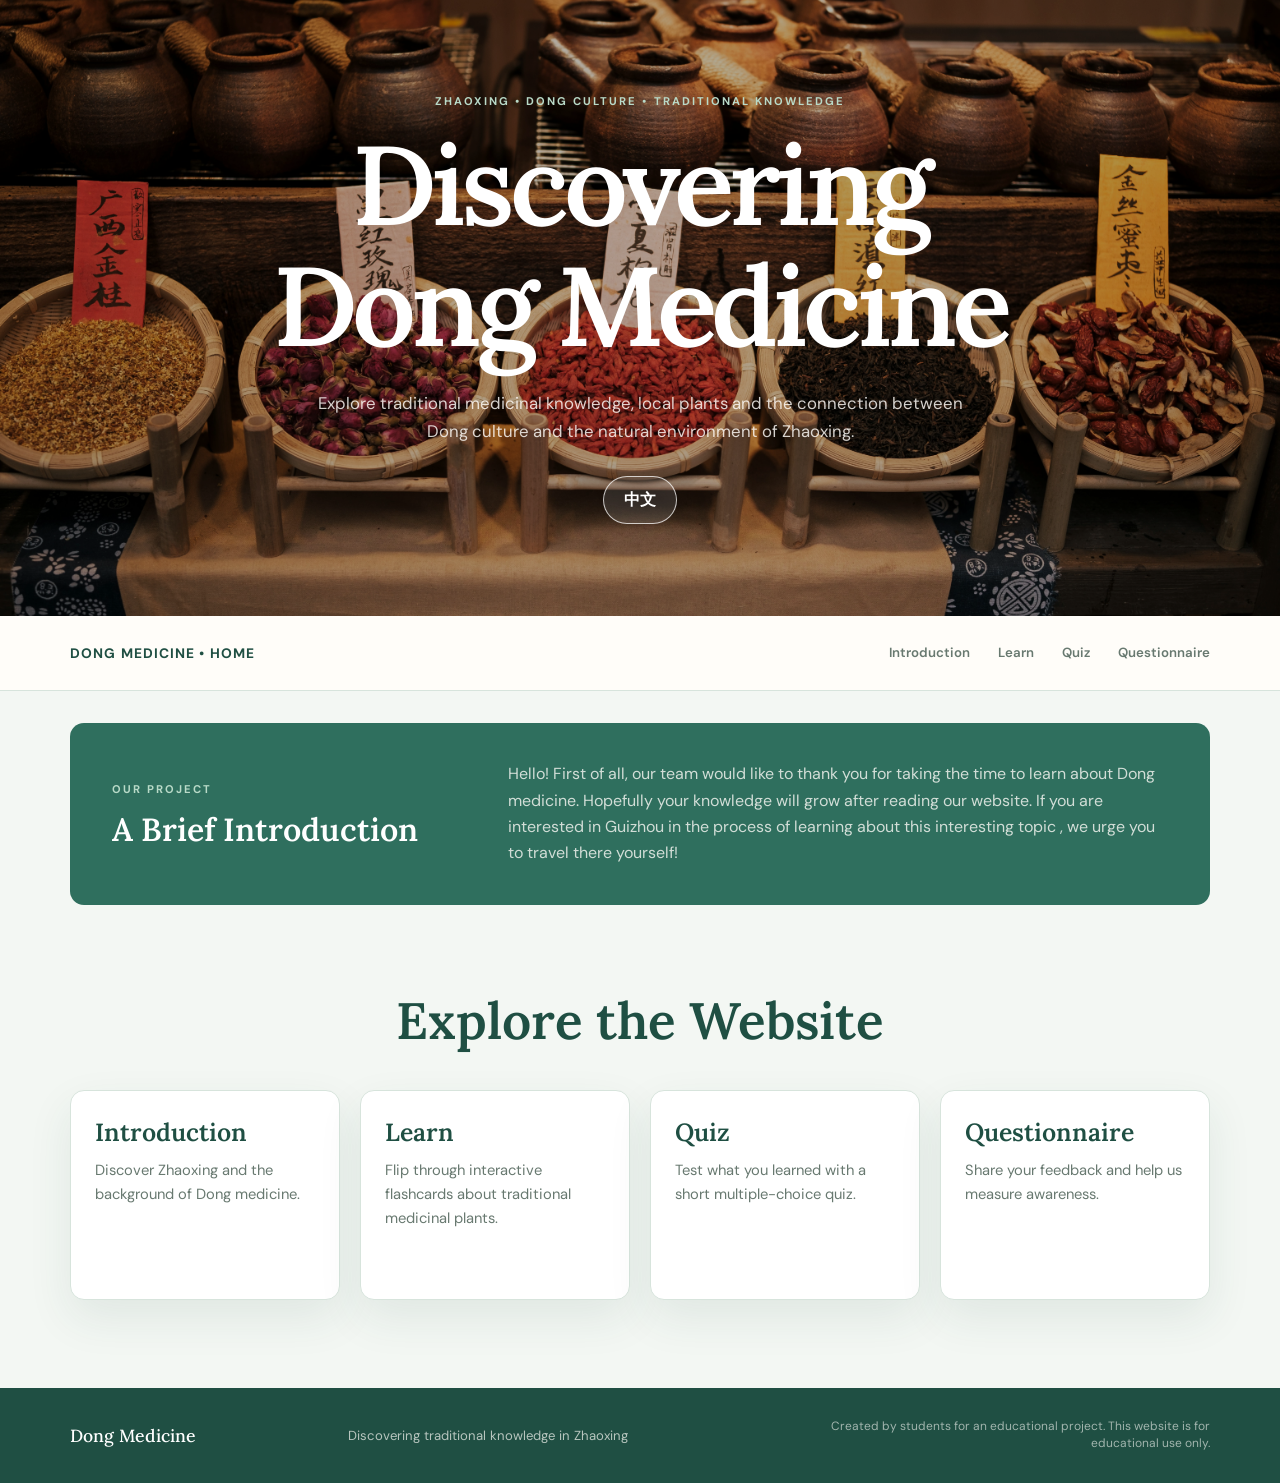
<file: index.html>
<!DOCTYPE html>
<html lang="en">
<head>
    <meta charset="UTF-8">
    <meta name="viewport" content="width=device-width, initial-scale=1.0">
    <title data-i18n="pageTitles.home">Dong Medicine | Zhaoxing</title>

    <!-- Google Analytics -->
    <script async src="https://www.googletagmanager.com/gtag/js?id=G-XFRQ6CLED3"></script>
    <script>
        window.dataLayer = window.dataLayer || [];
        function gtag() { window.dataLayer.push(arguments); }
        gtag('js', new Date());
        gtag('config', 'G-XFRQ6CLED3', {
            send_page_view: true,
            page_title: document.title,
            page_location: window.location.href
        });
    </script>

    <link rel="stylesheet" href="style.css">
</head>
<body class="index-page">
    <header class="site-header">
        <div class="hero-content">
            <p class="eyebrow" data-i18n="home.eyebrow">ZHAOXING • DONG CULTURE • TRADITIONAL KNOWLEDGE</p>
            <h1 data-i18n="home.title">Discovering Dong Medicine</h1>
            <p class="hero-text" data-i18n="home.description">Explore traditional medicinal knowledge, local plants and the connection between Dong culture and the natural environment of Zhaoxing.</p>
            <button class="language-toggle" id="languageToggle" type="button">中文</button>
        </div>
    </header>

    <nav class="navbar">
        <div class="nav-inner">
            <a href="index.html" class="nav-logo" data-i18n="navigation.home">Dong Medicine • Home</a>
            <div class="nav-links">
                <a href="introduction.html" data-i18n="navigation.introduction">Introduction</a>
                <a href="learn.html" data-i18n="navigation.learn">Learn</a>
                <a href="quiz.html" data-i18n="navigation.quiz">Quiz</a>
                <a href="questionnaire.html" data-i18n="navigation.questionnaire">Questionnaire</a>
            </div>
        </div>
    </nav>

    <main>
        <section class="callout">
            <div>
                <p class="eyebrow" data-i18n="home.projectEyebrow">OUR PROJECT</p>
                <h2 data-i18n="home.projectTitle">A Brief Introduction</h2>
            </div>
            <p data-i18n="home.projectDescription">Hello! First of all, our team would like to thank you for taking the time to learn about Dong medicine. Hopefully your knowledge will grow after reading our website. If you are interested in Guizhou in the process of learning about this interesting topic , we urge you to travel there yourself!</p>
        </section>

        <section class="section">
            <div class="section-heading centered">
                <h2 data-i18n="home.exploreTitle">Explore the Website</h2>
            </div>
            <div class="feature-grid">
                <a class="feature-card" href="introduction.html">
                    <h3 data-i18n="home.introductionTitle">Introduction</h3>
                    <p data-i18n="home.introductionDescription">Discover Zhaoxing and the background of Dong medicine.</p>
                </a>
                <a class="feature-card" href="learn.html">
                    <h3 data-i18n="home.learnTitle">Learn</h3>
                    <p data-i18n="home.learnDescription">Flip through interactive flashcards about traditional medicinal plants.</p>
                </a>
                <a class="feature-card" href="quiz.html">
                    <h3 data-i18n="home.quizTitle">Quiz</h3>
                    <p data-i18n="home.quizDescription">Test what you learned with a short multiple-choice quiz.</p>
                </a>
                <a class="feature-card" href="questionnaire.html">
                    <h3 data-i18n="home.questionnaireTitle">Questionnaire</h3>
                    <p data-i18n="home.questionnaireDescription">Share your feedback and help us measure awareness.</p>
                </a>
            </div>
        </section>
    </main>

    <footer>
        <strong data-i18n="footer.title">Dong Medicine</strong>
        <span data-i18n="footer.description">Discovering traditional knowledge in Zhaoxing</span>
        <small class="footer-note" data-i18n="footer.note">Created by students for an educational project. This website is for educational use only.</small>
    </footer>
    <script src="translations.js"></script>
    <script src="script.js"></script>
</body>
</html>
</file>
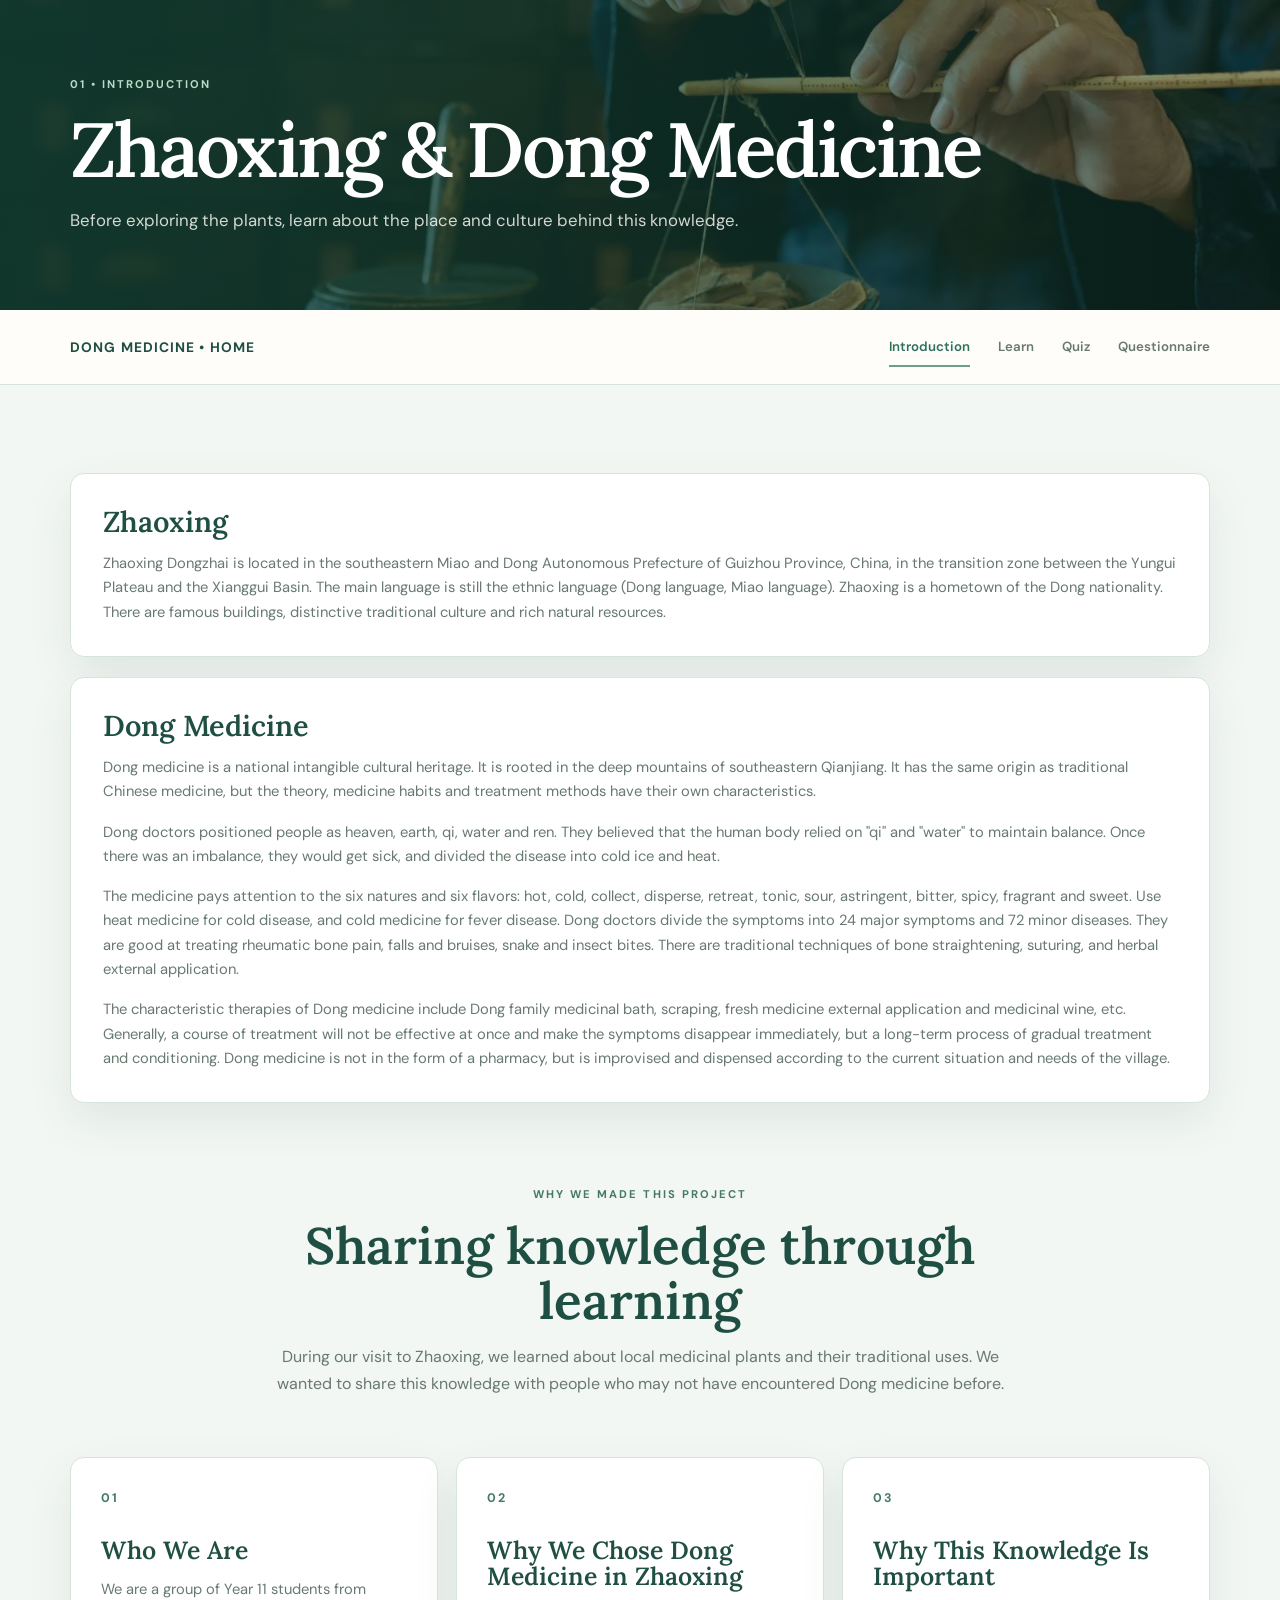
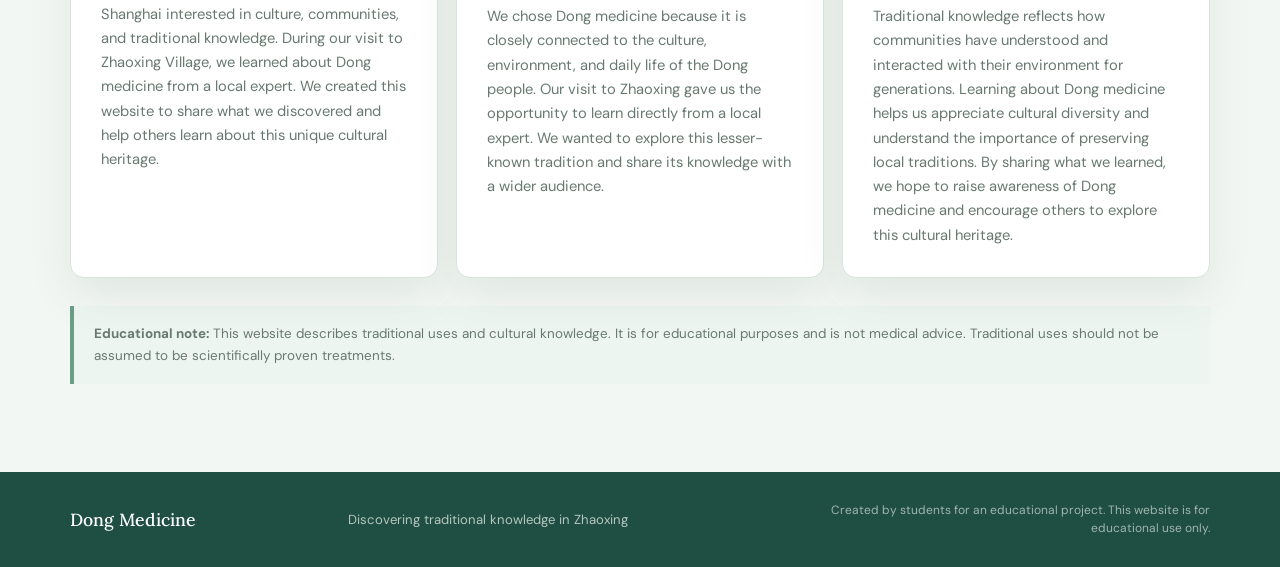
<file: introduction.html>
<!DOCTYPE html>
<html lang="en">
<head>
    <meta charset="UTF-8">
    <meta name="viewport" content="width=device-width, initial-scale=1.0">
    <title data-i18n="pageTitles.introduction">Introduction | Dong Medicine</title>

        <!-- Google Analytics -->
        <script async src="https://www.googletagmanager.com/gtag/js?id=G-XFRQ6CLED3"></script>
        <script>
            window.dataLayer = window.dataLayer || [];
            function gtag() { window.dataLayer.push(arguments); }
            gtag('js', new Date());
            gtag('config', 'G-XFRQ6CLED3', {
                send_page_view: true,
                page_title: document.title,
                page_location: window.location.href
            });
        </script>

    <link rel="stylesheet" href="style.css">
</head>
<body class="introduction-page">
    <header class="page-header">
        <div>
            <p class="eyebrow" data-i18n="introduction.eyebrow">01 • INTRODUCTION</p>
            <h1 data-i18n="introduction.title">Zhaoxing & Dong Medicine</h1>
            <p data-i18n="introduction.description">Before exploring the plants, learn about the place and culture behind this knowledge.</p>
        </div>
    </header>

    <nav class="navbar">
        <div class="nav-inner">
            <a class="nav-logo" href="index.html" data-i18n="navigation.home">Dong Medicine • Home</a>
            <div class="nav-links" id="navLinks">
                <a class="active" href="introduction.html" data-i18n="navigation.introduction">Introduction</a>
                <a href="learn.html" data-i18n="navigation.learn">Learn</a>
                <a href="quiz.html" data-i18n="navigation.quiz">Quiz</a>
                <a href="questionnaire.html" data-i18n="navigation.questionnaire">Questionnaire</a>
            </div>
        </div>
    </nav>

    <main class="section">
        <div class="two-column">
            <article class="info-card">
                <h2 data-i18n="introduction.zhaoxingTitle">Zhaoxing</h2>
                <p data-i18n="introduction.zhaoxingDescription">Zhaoxing Dongzhai is located in the southeastern Miao and Dong Autonomous Prefecture of Guizhou Province, China, in the transition zone between the Yungui Plateau and the Xianggui Basin. The main language is still the ethnic language (Dong language, Miao language). Zhaoxing is a hometown of the Dong nationality. There are famous buildings, distinctive traditional culture and rich natural resources.</p>
            </article>

            <article class="info-card">
                <h2 data-i18n="introduction.dongMedicineTitle">Dong Medicine</h2>
                <p data-i18n="introduction.dongMedicineDescription">Dong medicine is a national intangible cultural heritage. It is rooted in the deep mountains of southeastern Qianjiang. It has the same origin as traditional Chinese medicine, but the theory, medicine habits and treatment methods have their own characteristics.</p>
                <p data-i18n="introduction.dongMedicineDescriptionTwo">Dong doctors positioned people as heaven, earth, qi, water and ren. They believed that the human body relied on "qi" and "water" to maintain balance. Once there was an imbalance, they would get sick, and divided the disease into cold ice and heat.</p>
                <p data-i18n="introduction.dongMedicineDescriptionThree">The medicine pays attention to the six natures and six flavors: hot, cold, collect, disperse, retreat, tonic, sour, astringent, bitter, spicy, fragrant and sweet. Use heat medicine for cold disease, and cold medicine for fever disease. Dong doctors divide the symptoms into 24 major symptoms and 72 minor diseases. They are good at treating rheumatic bone pain, falls and bruises, snake and insect bites. There are traditional techniques of bone straightening, suturing, and herbal external application.</p>
                <p data-i18n="introduction.dongMedicineDescriptionFour">The characteristic therapies of Dong medicine include Dong family medicinal bath, scraping, fresh medicine external application and medicinal wine, etc. Generally, a course of treatment will not be effective at once and make the symptoms disappear immediately, but a long-term process of gradual treatment and conditioning. Dong medicine is not in the form of a pharmacy, but is improvised and dispensed according to the current situation and needs of the village.</p>
            </article>
        </div>

        <section class="text-block">
            <p class="eyebrow" data-i18n="introduction.projectEyebrow">WHY WE MADE THIS PROJECT</p>
            <h2 data-i18n="introduction.projectTitle">Sharing knowledge through learning</h2>
            <p data-i18n="introduction.projectDescription">During our visit to Zhaoxing, we learned about local medicinal plants and their traditional uses. We wanted to share this knowledge with people who may not have encountered Dong medicine before.</p>
        </section>

        <section class="learn-grid">
            <article class="learn-card">
                <div class="number">01</div>
                <h2 data-i18n="introduction.learningTopicOne">Who We Are</h2>
                <p data-i18n="introduction.learningDescriptionOne">We are a group of Year 11 students from Shanghai interested in culture, communities, and traditional knowledge. During our visit to Zhaoxing Village, we learned about Dong medicine from a local expert. We created this website to share what we discovered and help others learn about this unique cultural heritage.</p>
            </article>

            <article class="learn-card">
                <div class="number">02</div>
                <h2 data-i18n="introduction.learningTopicTwo">Why We Chose Dong Medicine in Zhaoxing</h2>
                <p data-i18n="introduction.learningDescriptionTwo">We chose Dong medicine because it is closely connected to the culture, environment, and daily life of the Dong people. Our visit to Zhaoxing gave us the opportunity to learn directly from a local expert. We wanted to explore this lesser-known tradition and share its knowledge with a wider audience.</p>
            </article>

            <article class="learn-card">
                <div class="number">03</div>
                <h2 data-i18n="introduction.learningTopicThree">Why This Knowledge Is Important</h2>
                <p data-i18n="introduction.learningDescriptionThree">Traditional knowledge reflects how communities have understood and interacted with their environment for generations. Learning about Dong medicine helps us appreciate cultural diversity and understand the importance of preserving local traditions. By sharing what we learned, we hope to raise awareness of Dong medicine and encourage others to explore this cultural heritage.</p>
            </article>
        </section>

        <div class="disclaimer">
            <strong data-i18n="introduction.disclaimerTitle">Educational note:</strong> <span data-i18n="introduction.disclaimer">This website describes traditional uses and cultural knowledge. It is for educational purposes and is not medical advice. Traditional uses should not be assumed to be scientifically proven treatments.</span>
        </div>
    </main>

    <footer>
        <strong data-i18n="footer.title">Dong Medicine</strong>
        <span data-i18n="footer.description">Discovering traditional knowledge in Zhaoxing</span>
        <small class="footer-note" data-i18n="footer.note">Created by students for an educational project. This website is for educational use only.</small>
    </footer>

    <script src="translations.js"></script>
    <script src="script.js"></script>
</body>
</html>
</file>
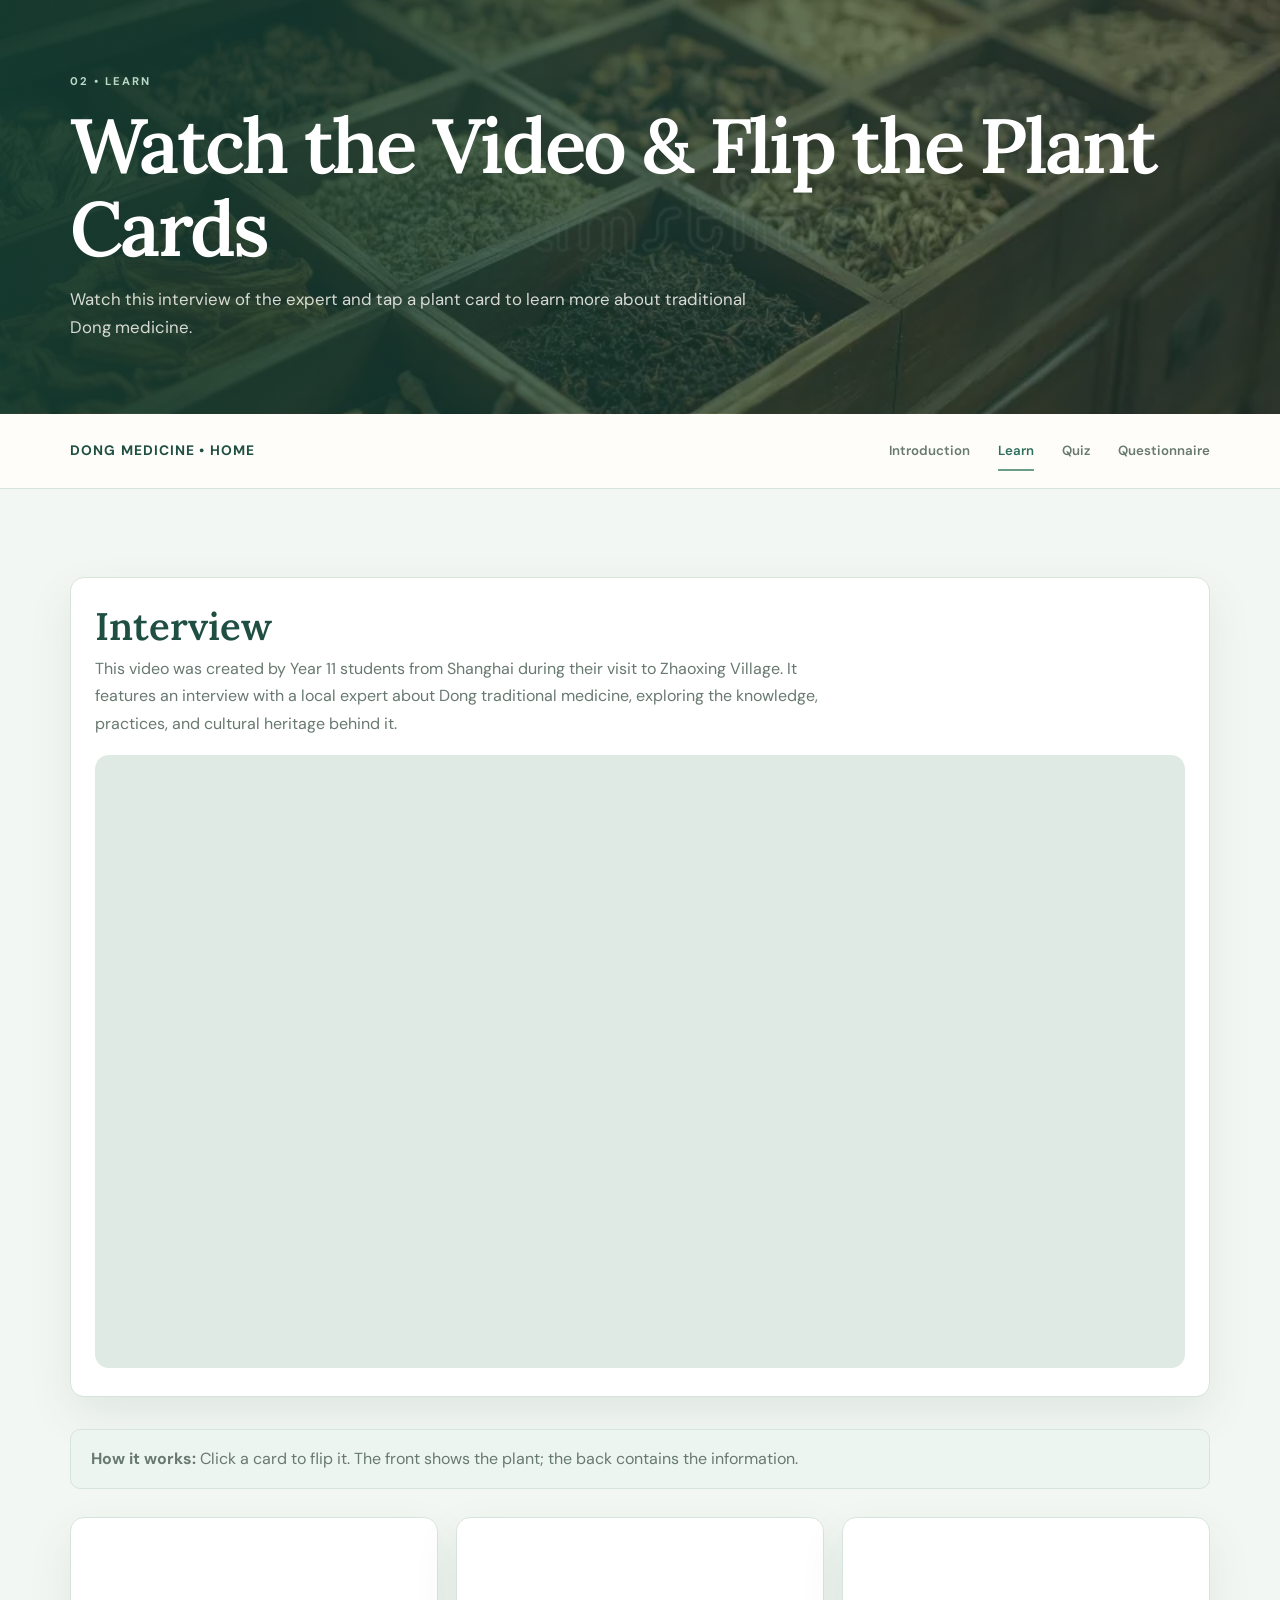
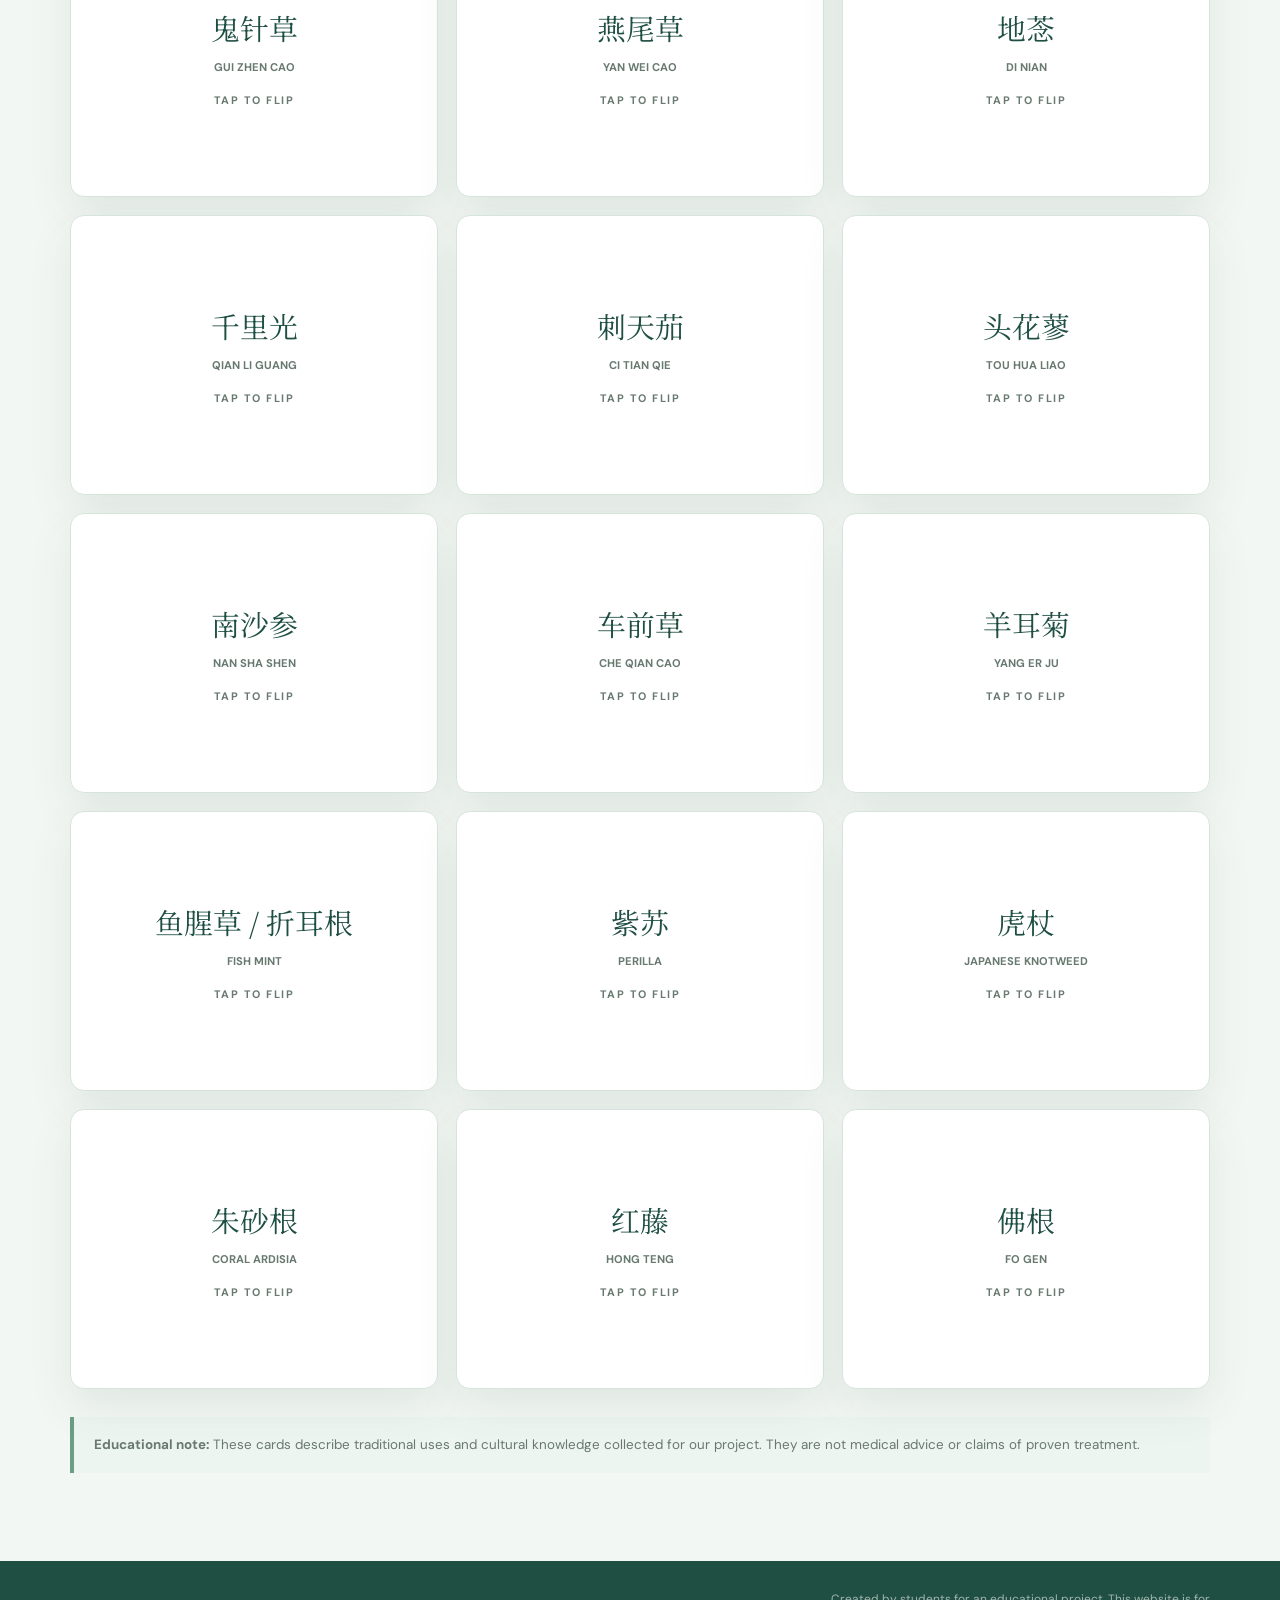
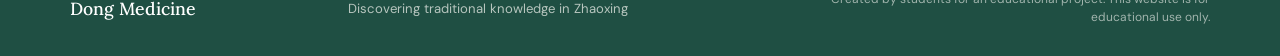
<file: learn.html>
<!DOCTYPE html>
<html lang="en">
<head>
    <meta charset="UTF-8">
    <meta name="viewport" content="width=device-width, initial-scale=1.0">
    <title data-i18n="pageTitles.learn">Learn | Dong Medicine</title>

        <!-- Google Analytics -->
        <script async src="https://www.googletagmanager.com/gtag/js?id=G-XFRQ6CLED3"></script>
        <script>
            window.dataLayer = window.dataLayer || [];
            function gtag() { window.dataLayer.push(arguments); }
            gtag('js', new Date());
            gtag('config', 'G-XFRQ6CLED3', {
                send_page_view: true,
                page_title: document.title,
                page_location: window.location.href
            });
        </script>

    <link rel="stylesheet" href="style.css">
</head>
<body class="learn-page">
    <header class="page-header">
        <div>
            <p class="eyebrow" data-i18n="learn.eyebrow">02 • LEARN</p>
            <h1 data-i18n="learn.title">Watch the Video & Flip the Plant Cards</h1>
            <p data-i18n="learn.description">Watch this interview of the expert and tap a plant card to learn more about traditional Dong medicine.</p>
        </div>
    </header>

    <nav class="navbar">
        <div class="nav-inner">
            <a class="nav-logo" href="index.html" data-i18n="navigation.home">Dong Medicine • Home</a>
            <div class="nav-links" id="navLinks">
                <a href="introduction.html" data-i18n="navigation.introduction">Introduction</a>
                <a class="active" href="learn.html" data-i18n="navigation.learn">Learn</a>
                <a href="quiz.html" data-i18n="navigation.quiz">Quiz</a>
                <a href="questionnaire.html" data-i18n="navigation.questionnaire">Questionnaire</a>
            </div>
        </div>
    </nav>

    <main class="section">
        <section class="video-section" aria-labelledby="interview-title">
        <div class="video-header">
            <h2 id="interview-title" data-i18n="learn.videoTitle">Interview</h2>
            <p class="video-description" data-i18n="learn.videoDescription">This video was created by Year 11 students from Shanghai during their visit to Zhaoxing Village. It features an interview with a local expert about Dong traditional medicine, exploring the knowledge, practices, and cultural heritage behind it.</p>
        </div>
        <div class="video-wrapper">
                <iframe
                src="https://v.qq.com/txp/iframe/player.html?vid=q33216xtffi"
                title="Interview video"
                loading="lazy"
                allow="accelerometer; autoplay; clipboard-write; encrypted-media; gyroscope; picture-in-picture; web-share"
                referrerpolicy="strict-origin-when-cross-origin"
                allowfullscreen>
                </iframe>
        </div>
        </section>

        <div class="flashcard-intro">
            <strong data-i18n="learn.howItWorksTitle">How it works:</strong> <span data-i18n="learn.howItWorks">Click a card to flip it. The front shows the plant; the back contains the information.</span>
        </div>

        <div class="flashcard-grid" id="flashcardGrid">
            <article class="flashcard">
                <div class="flashcard-inner">
                    <div class="flash-front">
                        <div class="plant-name" lang="zh">鬼针草</div>
                        <div class="plant-name-en" lang="en">Gui Zhen Cao</div>
                        <div class="tap" data-i18n="learn.tapToFlip">Tap to flip</div>
                    </div>
                    <div class="flash-back">
                        <ul class="flashcard-details">
                            <li><strong data-i18n="learn.treatmentLabel">Treatment:</strong> <span data-i18n="learn.plants.guizhenCao.treatment">Relieves inflammation or fever and joint pain; used for fever and sore throat.</span></li>
                        </ul>
                        <div class="tap" style="color:#dceee6" data-i18n="learn.tapToFlipBack">Tap to flip back</div>
                    </div>
                </div>
            </article>

            <article class="flashcard">
                <div class="flashcard-inner">
                    <div class="flash-front">
                        <div class="plant-name" lang="zh">燕尾草</div>
                        <div class="plant-name-en" lang="en">Yan Wei Cao</div>
                        <div class="tap" data-i18n="learn.tapToFlip">Tap to flip</div>
                    </div>
                    <div class="flash-back">
                        <ul class="flashcard-details">
                            <li><strong data-i18n="learn.treatmentLabel">Treatment:</strong> <span data-i18n="learn.plants.yanweicao.treatment">Helps stop bleeding.</span></li>
                            <li><strong data-i18n="learn.methodLabel">Method:</strong> <span data-i18n="learn.plants.yanweicao.method">Chew the plant, then place it on the wound.</span></li>
                        </ul>
                        <div class="tap" style="color:#dceee6" data-i18n="learn.tapToFlipBack">Tap to flip back</div>
                    </div>
                </div>
            </article>

            <article class="flashcard">
                <div class="flashcard-inner">
                    <div class="flash-front">
                        <div class="plant-name" lang="zh">地菍</div>
                        <div class="plant-name-en" lang="en">Di Nian</div>
                        <div class="tap" data-i18n="learn.tapToFlip">Tap to flip</div>
                    </div>
                    <div class="flash-back">
                        <ul class="flashcard-details">
                            <li><strong data-i18n="learn.treatmentLabel">Treatment:</strong> <span data-i18n="learn.plants.dinian.treatment">Helps stop bleeding.</span></li>
                            <li><strong data-i18n="learn.plantNoteLabel">Plant note:</strong> <span data-i18n="learn.plants.dinian.note">Its fruit looks like a strawberry.</span></li>
                        </ul>
                        <div class="tap" style="color:#dceee6" data-i18n="learn.tapToFlipBack">Tap to flip back</div>
                    </div>
                </div>
            </article>

            <article class="flashcard">
                <div class="flashcard-inner">
                    <div class="flash-front">
                        <div class="plant-name" lang="zh">千里光</div>
                        <div class="plant-name-en" lang="en">Qian Li Guang</div>
                        <div class="tap" data-i18n="learn.tapToFlip">Tap to flip</div>
                    </div>
                    <div class="flash-back">
                        <ul class="flashcard-details">
                            <li><strong data-i18n="learn.treatmentLabel">Treatment:</strong> <span data-i18n="learn.plants.qianliguang.treatment">Used when vision is blurred or the eyes feel uncomfortable.</span></li>
                            <li><strong data-i18n="learn.methodLabel">Method:</strong> <span data-i18n="learn.plants.qianliguang.method">Boil in water and use the steam around the eyes.</span></li>
                        </ul>
                        <div class="tap" style="color:#dceee6" data-i18n="learn.tapToFlipBack">Tap to flip back</div>
                    </div>
                </div>
            </article>

            <article class="flashcard">
                <div class="flashcard-inner">
                    <div class="flash-front">
                        <div class="plant-name" lang="zh">刺天茄</div>
                        <div class="plant-name-en" lang="en">Ci Tian Qie</div>
                        <div class="tap" data-i18n="learn.tapToFlip">Tap to flip</div>
                    </div>
                    <div class="flash-back">
                        <ul class="flashcard-details">
                            <li><strong data-i18n="learn.treatmentLabel">Treatment:</strong> <span data-i18n="learn.plants.citianqie.treatment">Used for stomach pain.</span></li>
                            <li><strong data-i18n="learn.methodLabel">Method:</strong> <span data-i18n="learn.plants.citianqie.method">Boil in water and drink.</span></li>
                            <li><strong data-i18n="learn.plantNoteLabel">Plant note:</strong> <span data-i18n="learn.plants.citianqie.note">It is very bitter and not recommended raw.</span></li>
                        </ul>
                        <div class="tap" style="color:#dceee6" data-i18n="learn.tapToFlipBack">Tap to flip back</div>
                    </div>
                </div>
            </article>

            <article class="flashcard">
                <div class="flashcard-inner">
                    <div class="flash-front">
                        <div class="plant-name" lang="zh">头花蓼</div>
                        <div class="plant-name-en" lang="en">Tou Hua Liao</div>
                        <div class="tap" data-i18n="learn.tapToFlip">Tap to flip</div>
                    </div>
                    <div class="flash-back">
                        <ul class="flashcard-details">
                            <li><strong data-i18n="learn.treatmentLabel">Treatment:</strong> <span data-i18n="learn.plants.touhualiao.treatment">Traditionally rubbed onto the legs to relieve rheumatism.</span></li>
                            <li><strong data-i18n="learn.methodLabel">Method:</strong> <span data-i18n="learn.plants.touhualiao.method">Break it up and soak it in water to make a dark blue colour.</span></li>
                        </ul>
                        <div class="tap" style="color:#dceee6" data-i18n="learn.tapToFlipBack">Tap to flip back</div>
                    </div>
                </div>
            </article>

            <article class="flashcard">
                <div class="flashcard-inner">
                    <div class="flash-front">
                        <div class="plant-name" lang="zh">南沙参</div>
                        <div class="plant-name-en" lang="en">Nan Sha Shen</div>
                        <div class="tap" data-i18n="learn.tapToFlip">Tap to flip</div>
                    </div>
                    <div class="flash-back">
                        <ul class="flashcard-details">
                            <li><strong data-i18n="learn.treatmentLabel">Treatment:</strong> <span data-i18n="learn.plants.nanshashen.treatment">Used to treat a cold.</span></li>
                            <li><strong data-i18n="learn.methodLabel">Method:</strong> <span data-i18n="learn.plants.nanshashen.method">Boil in water.</span></li>
                        </ul>
                        <div class="tap" style="color:#dceee6" data-i18n="learn.tapToFlipBack">Tap to flip back</div>
                    </div>
                </div>
            </article>

            <article class="flashcard">
                <div class="flashcard-inner">
                    <div class="flash-front">
                        <div class="plant-name" lang="zh">车前草</div>
                        <div class="plant-name-en" lang="en">Che Qian Cao</div>
                        <div class="tap" data-i18n="learn.tapToFlip">Tap to flip</div>
                    </div>
                    <div class="flash-back">
                        <ul class="flashcard-details">
                            <li><strong data-i18n="learn.treatmentLabel">Treatment:</strong> <span data-i18n="learn.plants.cheqiancao.treatment">Has a diuretic effect.</span></li>
                            <li><strong data-i18n="learn.methodLabel">Method:</strong> <span data-i18n="learn.plants.cheqiancao.method">Boil in water and drink.</span></li>
                        </ul>
                        <div class="tap" style="color:#dceee6" data-i18n="learn.tapToFlipBack">Tap to flip back</div>
                    </div>
                </div>
            </article>

            <article class="flashcard">
                <div class="flashcard-inner">
                    <div class="flash-front">
                        <div class="plant-name" lang="zh">羊耳菊</div>
                        <div class="plant-name-en" lang="en">Yang Er Ju</div>
                        <div class="tap" data-i18n="learn.tapToFlip">Tap to flip</div>
                    </div>
                    <div class="flash-back">
                        <ul class="flashcard-details">
                            <li><strong data-i18n="learn.treatmentLabel">Treatment:</strong> <span data-i18n="learn.plants.yangerju.treatment">Dispels cold and reduces swelling.</span></li>
                            <li><strong data-i18n="learn.methodLabel">Method:</strong> <span data-i18n="learn.plants.yangerju.method">Dry the leaves and grind them into powder; mix with water and apply to the wound.</span></li>
                        </ul>
                        <div class="tap" style="color:#dceee6" data-i18n="learn.tapToFlipBack">Tap to flip back</div>
                    </div>
                </div>
            </article>

            <article class="flashcard">
                <div class="flashcard-inner">
                    <div class="flash-front">
                        <div class="plant-name" lang="zh">鱼腥草 / 折耳根</div>
                        <div class="plant-name-en" lang="en">Fish Mint</div>
                        <div class="tap" data-i18n="learn.tapToFlip">Tap to flip</div>
                    </div>
                    <div class="flash-back">
                        <ul class="flashcard-details">
                            <li><strong data-i18n="learn.treatmentLabel">Treatment:</strong> <span data-i18n="learn.plants.yuxingcao.treatment">Clears lung heat and reduces internal heat.</span></li>
                            <li><strong data-i18n="learn.methodLabel">Method:</strong> <span data-i18n="learn.plants.yuxingcao.method">Often eaten as a spice by local people.</span></li>
                        </ul>
                        <div class="tap" style="color:#dceee6" data-i18n="learn.tapToFlipBack">Tap to flip back</div>
                    </div>
                </div>
            </article>

            <article class="flashcard">
                <div class="flashcard-inner">
                    <div class="flash-front">
                        <div class="plant-name" lang="zh">紫苏</div>
                        <div class="plant-name-en" lang="en">Perilla</div>
                        <div class="tap" data-i18n="learn.tapToFlip">Tap to flip</div>
                    </div>
                    <div class="flash-back">
                        <ul class="flashcard-details">
                            <li><strong data-i18n="learn.treatmentLabel">Treatment:</strong> <span data-i18n="learn.plants.zisu.treatment">Clears heat and detoxifies; traditionally used for coughs, colds, and nausea or vomiting.</span></li>
                            <li><strong data-i18n="learn.methodLabel">Method:</strong> <span data-i18n="learn.plants.zisu.method">Boil in water.</span></li>
                        </ul>
                        <div class="tap" style="color:#dceee6" data-i18n="learn.tapToFlipBack">Tap to flip back</div>
                    </div>
                </div>
            </article>

            <article class="flashcard">
                <div class="flashcard-inner">
                    <div class="flash-front">
                        <div class="plant-name" lang="zh">虎杖</div>
                        <div class="plant-name-en" lang="en">Japanese Knotweed</div>
                        <div class="tap" data-i18n="learn.tapToFlip">Tap to flip</div>
                    </div>
                    <div class="flash-back">
                        <ul class="flashcard-details">
                            <li><strong data-i18n="learn.treatmentLabel">Treatment:</strong> <span data-i18n="learn.plants.huzhang.treatment">Traditionally used to reduce inflammation and as a remedy for burns.</span></li>
                            <li><strong data-i18n="learn.methodLabel">Method:</strong> <span data-i18n="learn.plants.huzhang.method">Dry and grind into powder, then mix with camellia oil for burns.</span></li>
                        </ul>
                        <div class="tap" style="color:#dceee6" data-i18n="learn.tapToFlipBack">Tap to flip back</div>
                    </div>
                </div>
            </article>

            <article class="flashcard">
                <div class="flashcard-inner">
                    <div class="flash-front">
                        <div class="plant-name" lang="zh">朱砂根</div>
                        <div class="plant-name-en" lang="en">Coral Ardisia</div>
                        <div class="tap" data-i18n="learn.tapToFlip">Tap to flip</div>
                    </div>
                    <div class="flash-back">
                        <ul class="flashcard-details">
                            <li><strong data-i18n="learn.treatmentLabel">Treatment:</strong> <span data-i18n="learn.plants.zhushagen.treatment">Traditionally used for colds and sore throats.</span></li>
                            <li><strong data-i18n="learn.methodLabel">Method:</strong> <span data-i18n="learn.plants.zhushagen.method">Boil in water and drink.</span></li>
                        </ul>
                        <div class="tap" style="color:#dceee6" data-i18n="learn.tapToFlipBack">Tap to flip back</div>
                    </div>
                </div>
            </article>

            <article class="flashcard">
                <div class="flashcard-inner">
                    <div class="flash-front">
                        <div class="plant-name" lang="zh">红藤</div>
                        <div class="plant-name-en" lang="en">Hong Teng</div>
                        <div class="tap" data-i18n="learn.tapToFlip">Tap to flip</div>
                    </div>
                    <div class="flash-back">
                        <ul class="flashcard-details">
                            <li><strong data-i18n="learn.treatmentLabel">Treatment:</strong> <span data-i18n="learn.plants.hongteng.treatment">Traditionally used for bone injuries and joint dislocations.</span></li>
                            <li><strong data-i18n="learn.methodLabel">Method:</strong> <span data-i18n="learn.plants.hongteng.method">Dry, boil in water, and use as a paired remedy.</span></li>
                        </ul>
                        <div class="tap" style="color:#dceee6" data-i18n="learn.tapToFlipBack">Tap to flip back</div>
                    </div>
                </div>
            </article>

            <article class="flashcard">
                <div class="flashcard-inner">
                    <div class="flash-front">
                        <div class="plant-name" lang="zh">佛根</div>
                        <div class="plant-name-en" lang="en">Fo Gen</div>
                        <div class="tap" data-i18n="learn.tapToFlip">Tap to flip</div>
                    </div>
                    <div class="flash-back">
                        <ul class="flashcard-details">
                            <li><strong data-i18n="learn.treatmentLabel">Treatment:</strong> <span data-i18n="learn.plants.fogen.treatment">Traditionally used for lumbar and cervical spine problems; also to quench thirst and help with sobering up.</span></li>
                            <li><strong data-i18n="learn.methodLabel">Method:</strong> <span data-i18n="learn.plants.fogen.method">Boil in water and drink.</span></li>
                        </ul>
                        <div class="tap" style="color:#dceee6" data-i18n="learn.tapToFlipBack">Tap to flip back</div>
                    </div>
                </div>
            </article>

        </div>

        <div class="disclaimer">
            <strong data-i18n="learn.disclaimerTitle">Educational note:</strong> <span data-i18n="learn.disclaimer">These cards describe traditional uses and cultural knowledge collected for our project. They are not medical advice or claims of proven treatment.</span>
        </div>
    </main>

    <footer>
        <strong data-i18n="footer.title">Dong Medicine</strong>
        <span data-i18n="footer.description">Discovering traditional knowledge in Zhaoxing</span>
        <small class="footer-note" data-i18n="footer.note">Created by students for an educational project. This website is for educational use only.</small>
    </footer>

    <script src="translations.js"></script>
    <script src="script.js"></script>
</body>
</html>
</file>
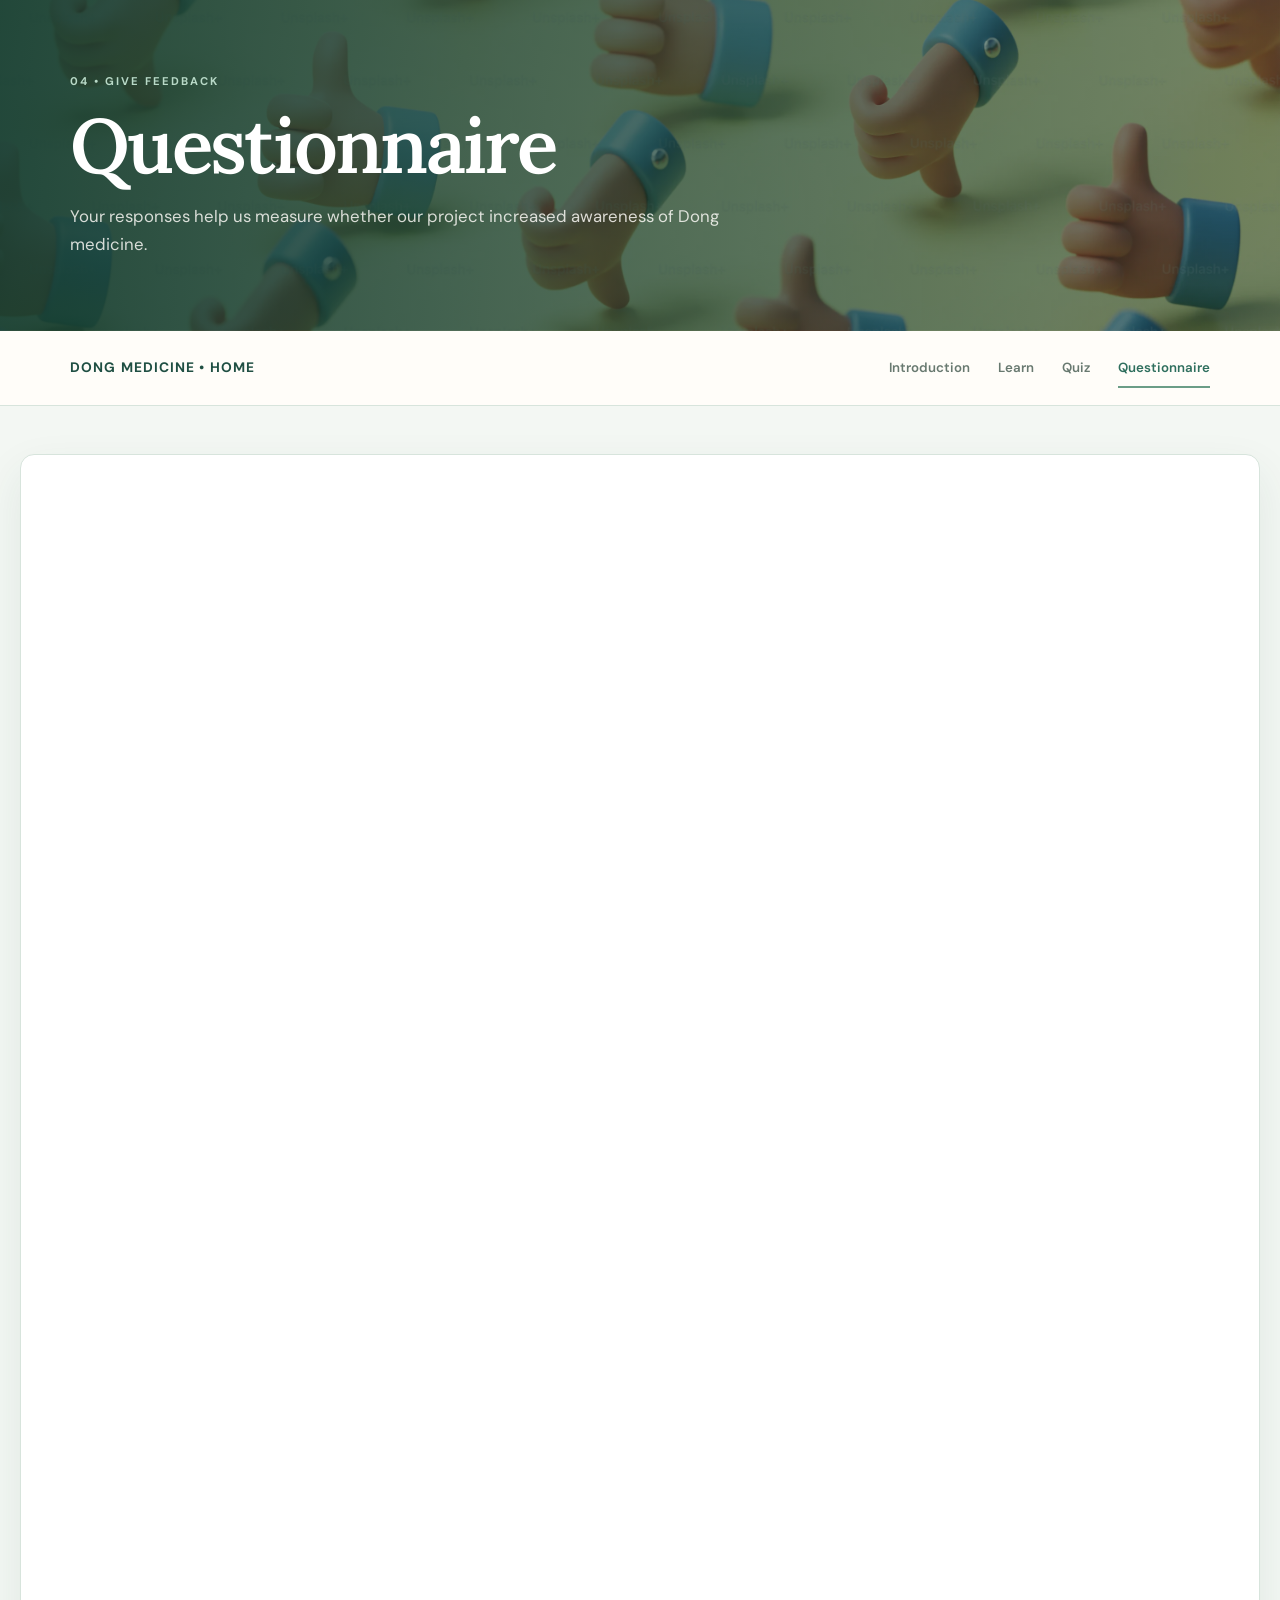
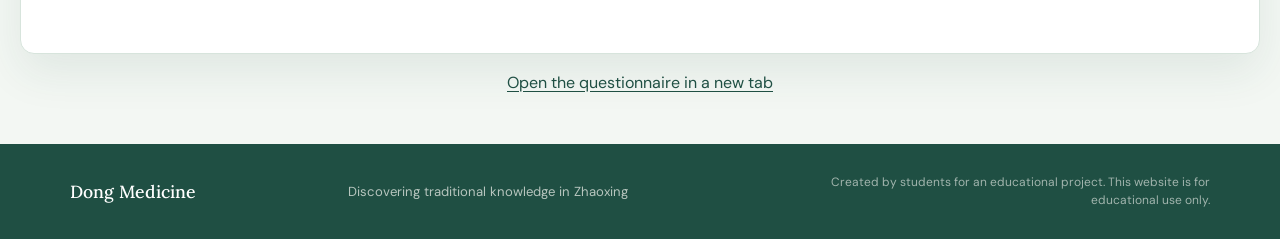
<file: questionnaire.html>
<!DOCTYPE html>
<html lang="en">
<head>
    <meta charset="UTF-8">
    <meta name="viewport" content="width=device-width, initial-scale=1.0">
    <title data-i18n="pageTitles.questionnaire">Questionnaire | Dong Medicine</title>

        <!-- Google Analytics -->
        <script async src="https://www.googletagmanager.com/gtag/js?id=G-XFRQ6CLED3"></script>
        <script>
            window.dataLayer = window.dataLayer || [];
            function gtag() { window.dataLayer.push(arguments); }
            gtag('js', new Date());
            gtag('config', 'G-XFRQ6CLED3', {
                send_page_view: true,
                page_title: document.title,
                page_location: window.location.href
            });
        </script>

    <link rel="stylesheet" href="style.css">
</head>
<body class="questionnaire-page">
    <header class="page-header">
        <div>
            <p class="eyebrow" data-i18n="questionnaire.eyebrow">04 • GIVE FEEDBACK</p>
            <h1 data-i18n="questionnaire.title">Questionnaire</h1>
            <p data-i18n="questionnaire.description">Your responses help us measure whether our project increased awareness of Dong medicine.</p>
        </div>
    </header>

    <nav class="navbar">
        <div class="nav-inner">
            <a class="nav-logo" href="index.html" data-i18n="navigation.home">Dong Medicine • Home</a>
            <div class="nav-links" id="navLinks">
                <a href="introduction.html" data-i18n="navigation.introduction">Introduction</a>
                <a href="learn.html" data-i18n="navigation.learn">Learn</a>
                <a href="quiz.html" data-i18n="navigation.quiz">Quiz</a>
                <a class="active" href="questionnaire.html" data-i18n="navigation.questionnaire">Questionnaire</a>
            </div>
        </div>
    </nav>

    <main class="section">
        <div class="microsoft-form-embed">
            <iframe
                src="https://forms.cloud.microsoft/Pages/ResponsePage.aspx?id=ZnRW4GoY102eqrm7GoqYLoG_a0ONkdpFrT2C0v_MQpNUMTVIVUNSV0xET0tTMFNKMFFVTUlZRktJSy4u&amp;embed=true"
                title="Dong Medicine questionnaire"
                loading="lazy"
                allowfullscreen>
            </iframe>
        </div>
        <p class="form-fallback">
            <a href="https://forms.cloud.microsoft/Pages/ResponsePage.aspx?id=ZnRW4GoY102eqrm7GoqYLoG_a0ONkdpFrT2C0v_MQpNUMTVIVUNSV0xET0tTMFNKMFFVTUlZRktJSy4u" target="_blank" rel="noopener noreferrer" data-i18n="questionnaire.openForm">Open the questionnaire in a new tab</a>
        </p>
    </main>

    <footer>
        <strong data-i18n="footer.title">Dong Medicine</strong>
        <span data-i18n="footer.description">Discovering traditional knowledge in Zhaoxing</span>
        <small class="footer-note" data-i18n="footer.note">Created by students for an educational project. This website is for educational use only.</small>
    </footer>

    <script src="translations.js"></script>
    <script src="script.js"></script>
</body>
</html>
</file>
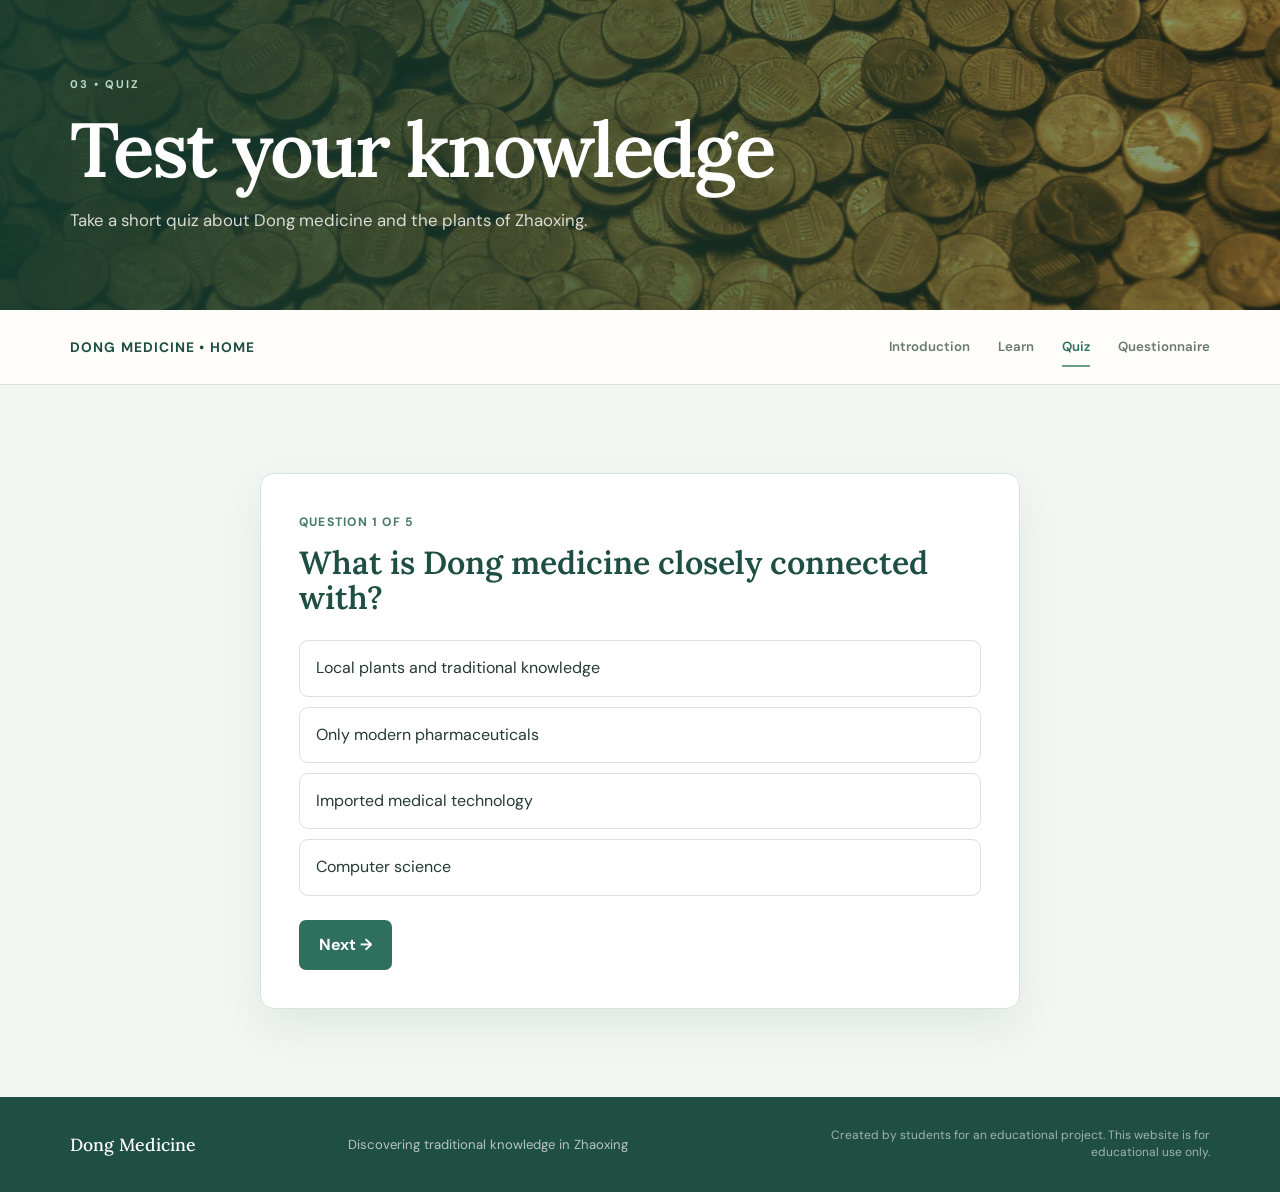
<file: quiz.html>
<!DOCTYPE html>
<html lang="en">
<head>
    <meta charset="UTF-8">
    <meta name="viewport" content="width=device-width, initial-scale=1.0">
    <title data-i18n="pageTitles.quiz">Quiz | Dong Medicine</title>

        <!-- Google Analytics -->
        <script async src="https://www.googletagmanager.com/gtag/js?id=G-XFRQ6CLED3"></script>
        <script>
            window.dataLayer = window.dataLayer || [];
            function gtag() { window.dataLayer.push(arguments); }
            gtag('js', new Date());
            gtag('config', 'G-XFRQ6CLED3', {
                send_page_view: true,
                page_title: document.title,
                page_location: window.location.href
            });
        </script>

    <link rel="stylesheet" href="style.css">
</head>
<body class="quiz-page">
    <header class="page-header">
        <div>
            <p class="eyebrow" data-i18n="quiz.eyebrow">03 • QUIZ</p>
            <h1 data-i18n="quiz.title">Test your knowledge</h1>
            <p data-i18n="quiz.description">Take a short quiz about Dong medicine and the plants of Zhaoxing.</p>
        </div>
    </header>

    <nav class="navbar">
        <div class="nav-inner">
            <a class="nav-logo" href="index.html" data-i18n="navigation.home">Dong Medicine • Home</a>
            <div class="nav-links" id="navLinks">
                <a href="introduction.html" data-i18n="navigation.introduction">Introduction</a>
                <a href="learn.html" data-i18n="navigation.learn">Learn</a>
                <a class="active" href="quiz.html" data-i18n="navigation.quiz">Quiz</a>
                <a href="questionnaire.html" data-i18n="navigation.questionnaire">Questionnaire</a>
            </div>
        </div>
    </nav>

    <main class="section">
        <div class="quiz-box"
            data-progress-en="Question {current} of {total}"
            data-progress-i18n="quiz.progress"
            data-complete-title-en="Quiz complete!"
            data-complete-title-i18n="quiz.completeTitle"
            data-well-done-en="Well done"
            data-well-done-i18n="quiz.wellDone"
            data-score-en="You scored {score}/{total}"
            data-score-i18n="quiz.score"
            data-thanks-en="Thanks for learning about Dong medicine."
            data-thanks-i18n="quiz.thanks"
            data-try-again-en="Try Again"
            data-try-again-i18n="quiz.tryAgain">
            <div id="quizData" hidden>
                <article class="quiz-question"
                    data-question-en="What is Dong medicine closely connected with?"
                    data-question-i18n="quiz.questions.0.question"
                    data-answers-en='["Local plants and traditional knowledge","Only modern pharmaceuticals","Imported medical technology","Computer science"]'
                    data-answers-i18n="quiz.questions.0.answers"
                        data-correct="0">
                </article>
                <article class="quiz-question"
                    data-question-en="Which of these can be part of traditional plant preparation?"
                    data-question-i18n="quiz.questions.1.question"
                    data-answers-en='["Boiling","Drying","Grinding","All of the above"]'
                    data-answers-i18n="quiz.questions.1.answers"
                        data-correct="3">
                </article>
                <article class="quiz-question"
                    data-question-en="Why is learning about Dong medicine important?"
                    data-question-i18n="quiz.questions.2.question"
                    data-answers-en='["It helps us understand local cultural knowledge","It replaces modern medicine","It proves every traditional use works","It has no connection to culture"]'
                    data-answers-i18n="quiz.questions.2.answers"
                    data-correct="0">
                </article>
                <article class="quiz-question"
                    data-question-en="What can traditional knowledge include?"
                    data-question-i18n="quiz.questions.3.question"
                    data-answers-en='["Which part of a plant is used","How a plant is traditionally prepared","Knowledge passed between generations","All of the above"]'
                    data-answers-i18n="quiz.questions.3.answers"
                        data-correct="3">
                </article>
                <article class="quiz-question"
                    data-question-en="What is the main purpose of this website?"
                    data-question-i18n="quiz.questions.4.question"
                    data-answers-en='["To provide medical treatment","To sell medicine","To spread awareness and share cultural knowledge","To replace doctors"]'
                    data-answers-i18n="quiz.questions.4.answers"
                        data-correct="2">
                </article>
            </div>

            <div class="quiz-progress" id="quizProgress"></div>
            <h2 id="questionText"></h2>
            <div id="answerButtons" class="answers"></div>
            <button class="button" id="nextButton" data-i18n="quiz.next" disabled>Next →</button>
            <div id="quizResult" class="quiz-result hidden"></div>
        </div>
    </main>

    <footer>
        <strong data-i18n="footer.title">Dong Medicine</strong>
        <span data-i18n="footer.description">Discovering traditional knowledge in Zhaoxing</span>
        <small class="footer-note" data-i18n="footer.note">Created by students for an educational project. This website is for educational use only.</small>
    </footer>

    <script src="translations.js"></script>
    <script src="script.js"></script>
</body>
</html>
</file>
<file: style.css>
@import url('https://fonts.googleapis.com/css2?family=DM+Sans:wght@400;500;600;700&family=Lora:wght@500;600;700&family=Noto+Serif+SC:wght@500;600;700&display=swap');

:root {
    --forest: #2f6f5e;
    --forest-deep: #1f4f43;
    --sage: #d8e8df;
    --sage-light: #edf5f0;
    --accent: #6b9d87;
    --accent-dark: #467a66;
    --cream: #f3f7f3;
    --paper: #ffffff;
    --ink: #263a33;
    --muted: #687970;
    --line: #d7e4dc;
    --shadow: 0 18px 45px rgba(31, 79, 67, 0.09);
    --radius: 14px;
}

* {
    box-sizing: border-box;
    margin: 0;
    padding: 0;
}

html {
    scroll-behavior: smooth;
}

body {
    background: var(--cream);
    color: var(--ink);
    font-family: "DM Sans", "Avenir Next", sans-serif;
    line-height: 1.65;
}

a {
    color: inherit;
}

button,
input,
select,
textarea {
    font: inherit;
}

h1,
h2,
h3 {
    font-family: "Lora", "Kaiti SC", "STKaiti", "KaiTi", "Noto Serif SC", serif;
    font-weight: 600;
    line-height: 1.08;
}

/* Shared navigation */
.navbar {
    position: sticky;
    top: 0;
    z-index: 20;
    background: rgba(255, 253, 249, 0.94);
    border-bottom: 1px solid var(--line);
    backdrop-filter: blur(14px);
}

.nav-inner {
    width: min(1140px, calc(100% - 48px));
    min-height: 74px;
    margin: 0 auto;
    display: flex;
    align-items: center;
    justify-content: space-between;
    gap: 36px;
}

.nav-logo {
    color: var(--forest-deep);
    font-size: 0.86rem;
    font-weight: 700;
    letter-spacing: 0.08em;
    text-decoration: none;
    text-transform: uppercase;
    white-space: nowrap;
}

.nav-links {
    display: flex;
    align-items: center;
    gap: 28px;
}

.nav-links a {
    position: relative;
    color: var(--muted);
    font-size: 0.83rem;
    font-weight: 600;
    text-decoration: none;
    transition: color 180ms ease;
}

.nav-links a::after {
    position: absolute;
    right: 0;
    bottom: -9px;
    left: 0;
    height: 2px;
    background: var(--accent);
    content: "";
    transform: scaleX(0);
    transform-origin: center;
    transition: transform 180ms ease;
}

.nav-links a:hover,
.nav-links a.active {
    color: var(--forest);
}

.nav-links a:hover::after,
.nav-links a.active::after {
    transform: scaleX(1);
}

/* Headers */
.site-header,
.page-header {
    color: var(--paper);
    background-color: var(--forest-deep);
    background-image:
        linear-gradient(90deg, rgba(18, 59, 48, 0.92), rgba(18, 59, 48, 0.48)),
        url("./images/site-header.jpg");
    background-position: center;
    background-size: cover;
}

.index-page .site-header {
    background-image: 
        linear-gradient(90deg,rgba(0, 0, 0, 0.3),rgba(0, 0, 0, 0.3)),
        url("./images/index-header.jpg");
}

.introduction-page .page-header {
    background-image:
        linear-gradient(90deg, rgba(18, 59, 48, 0.92), rgba(18, 59, 48, 0.48)),
        url("./images/introduction-header.jpg");
}

.learn-page .page-header {
    background-image:
        linear-gradient(90deg, rgba(18, 59, 48, 0.92), rgba(18, 59, 48, 0.48)),
        url("./images/learn-header.jpg");
}

.quiz-page .page-header {
    background-image:
        linear-gradient(90deg, rgba(18, 59, 48, 0.92), rgba(18, 59, 48, 0.48)),
        url("./images/quiz-header.jpg");
}

.questionnaire-page .page-header {
    background-image:
        linear-gradient(90deg, rgba(18, 59, 48, 0.92), rgba(18, 59, 48, 0.48)),
        url("./images/questionnaire-header.jpg");
}

.site-header {
    min-height: 590px;
    display: grid;
    place-items: center;
    padding: 92px 24px;
    text-align: center;
}

.hero-content {
    width: min(850px, 100%);
}

.page-header {
    min-height: 310px;
    display: flex;
    align-items: center;
    padding: 72px max(24px, calc((100% - 1140px) / 2));
}

.page-header > div {
    width: 100%;
}

.eyebrow {
    margin-bottom: 14px;
    color: var(--accent-dark);
    font-size: 0.7rem;
    font-weight: 700;
    letter-spacing: 0.18em;
    text-transform: uppercase;
}

.site-header .eyebrow,
.page-header .eyebrow {
    color: #b9dac8;
}

.site-header h1 {
    max-width: 760px;
    margin: 0 auto 24px;
    font-size: clamp(3.5rem, 9vw, 7rem);
    letter-spacing: -0.045em;
}

.page-header h1 {
    margin-bottom: 16px;
    font-size: clamp(2.6rem, 6vw, 5rem);
    letter-spacing: -0.035em;
}

.site-header h1,
.page-header h1 {
    color: var(--paper);
}

.hero-text,
.page-header p:last-child {
    max-width: 680px;
    color: rgba(255, 253, 249, 0.82);
    font-size: 1.05rem;
}

.hero-text {
    margin: 0 auto;
}

.language-toggle {
    margin-top: 30px;
    padding: 10px 20px;
    border: 1px solid rgba(255, 255, 255, 0.72);
    border-radius: 999px;
    background: rgba(255, 255, 255, 0.12);
    color: var(--paper);
    font-weight: 600;
    cursor: pointer;
    transition: background 180ms ease, color 180ms ease;
}

.language-toggle:hover,
.language-toggle:focus-visible {
    background: var(--paper);
    color: var(--forest-deep);
}

/* Shared page structure */
main {
    min-height: 500px;
}

.section {
    width: min(1140px, calc(100% - 48px));
    margin: 0 auto;
    padding: 88px 0;
}

.questionnaire-page main.section {
    width: min(1440px, calc(100% - 40px));
    padding: 48px 0;
}

.section-heading {
    margin-bottom: 42px;
}

.section-heading h2,
.text-block h2 {
    color: var(--forest-deep);
    font-size: clamp(2.2rem, 4vw, 3.5rem);
}

.centered {
    text-align: center;
}

/* Homepage cards and callout */
.feature-grid {
    display: grid;
    grid-template-columns: repeat(4, 1fr);
    gap: 20px;
}

.feature-card,
.info-card,
.learn-card,
.quiz-box {
    border: 1px solid var(--line);
    border-radius: var(--radius);
    background: var(--paper);
    box-shadow: var(--shadow);
}

.feature-card {
    min-height: 210px;
    padding: 28px 24px;
    text-decoration: none;
    transition: border-color 180ms ease, transform 180ms ease, box-shadow 180ms ease;
}

.feature-card:hover {
    border-color: rgba(197, 111, 79, 0.55);
    box-shadow: 0 24px 48px rgba(31, 56, 44, 0.13);
    transform: translateY(-5px);
}

.feature-card h3 {
    margin-bottom: 12px;
    color: var(--forest-deep);
    font-size: 1.55rem;
}

.feature-card p,
.info-card p,
.learn-card p {
    color: var(--muted);
    font-size: 0.92rem;
}

.callout {
    width: min(1140px, calc(100% - 48px));
    margin: 32px auto 0;
    padding: 38px 42px;
    display: grid;
    grid-template-columns: minmax(0, 0.7fr) minmax(0, 1.3fr);
    align-items: center;
    gap: 40px;
    border-radius: var(--radius);
    background: var(--forest);
    color: var(--paper);
}

.callout .eyebrow {
    color: #b9dac8;
}

.callout h2 {
    font-size: 2rem;
}

.callout > p {
    color: rgba(255, 253, 249, 0.78);
}

/* Introduction */
.two-column {
    display: grid;
    grid-template-columns: minmax(0, 1fr);
    gap: 20px;
}

.info-card {
    padding: 32px;
}

.info-card p + p {
    margin-top: 16px;
}

.info-card h2 {
    margin-bottom: 14px;
    color: var(--forest-deep);
    font-size: 1.8rem;
}

.edit-note {
    margin-top: 22px;
    padding: 12px 14px;
    border-left: 3px solid var(--accent);
    background: var(--sage-light);
    color: var(--muted);
    font-size: 0.78rem;
}

.text-block {
    max-width: 760px;
    margin: 82px auto 0;
    text-align: center;
}

.text-block h2 {
    margin-bottom: 16px;
}

.text-block p:last-child {
    color: var(--muted);
}

.learn-grid {
    display: grid;
    grid-template-columns: repeat(3, 1fr);
    gap: 18px;
    margin-top: 60px;
}

.learn-card {
    padding: 30px;
}

.learn-card .number {
    margin-bottom: 28px;
    color: var(--accent-dark);
    font-size: 0.78rem;
    font-weight: 700;
    letter-spacing: 0.16em;
}

.learn-card h2 {
    margin-bottom: 14px;
    color: var(--forest-deep);
    font-size: 1.55rem;
}

.disclaimer {
    margin-top: 28px;
    padding: 17px 20px;
    border-left: 4px solid var(--accent);
    background: var(--sage-light);
    color: var(--muted);
    font-size: 0.84rem;
}

/* Plant flashcards */
.video-section {
    margin-bottom: 32px;
    padding: 28px 24px;
    border: 1px solid var(--line);
    border-radius: var(--radius);
    background: var(--paper);
    box-shadow: var(--shadow);
}

.video-header {
    margin-bottom: 18px;
}

.video-header h2 {
    color: var(--forest-deep);
    font-size: clamp(1.8rem, 3vw, 2.6rem);
}

.video-description {
    max-width: 760px;
    margin-top: 8px;
    color: var(--muted);
    line-height: 1.7;
}

.video-wrapper {
    position: relative;
    width: 100%;
    aspect-ratio: 16 / 9;
    overflow: hidden;
    border-radius: 14px;
    background: #dfeae4;
}

.video-wrapper iframe {
    display: block;
    width: 100%;
    height: 100%;
    border: 0;
}

.flashcard-intro {
    margin-bottom: 28px;
    padding: 16px 20px;
    border: 1px solid var(--line);
    border-radius: 10px;
    background: var(--sage-light);
    color: var(--muted);
}

.flashcard-grid {
    display: grid;
    grid-template-columns: repeat(3, 1fr);
    gap: 18px;
}

.flashcard {
    height: 280px;
    cursor: pointer;
    perspective: 1000px;
}

.flashcard-inner {
    position: relative;
    width: 100%;
    height: 100%;
    transform-style: preserve-3d;
    transition: transform 600ms ease;
}

.flashcard.flipped .flashcard-inner {
    transform: rotateY(180deg);
}

.flash-front,
.flash-back {
    position: absolute;
    inset: 0;
    display: flex;
    flex-direction: column;
    align-items: center;
    justify-content: center;
    padding: 22px;
    border: 1px solid var(--line);
    border-radius: var(--radius);
    backface-visibility: hidden;
    text-align: center;
}

.flash-front {
    background: var(--paper);
    box-shadow: var(--shadow);
}

.plant-name {
    color: var(--forest-deep);
    font-family: "Kaiti SC", "STKaiti", "KaiTi", "Noto Serif SC", serif;
    font-size: 1.8rem;
}

.plant-name-en {
    margin-top: 6px;
    color: var(--muted);
    font-size: 0.7rem;
    font-weight: 700;
    text-transform: uppercase;
}

.flash-back {
    transform: rotateY(180deg);
    background: var(--forest);
    color: var(--paper);
}

.flash-back h3 {
    margin-bottom: 12px;
    font-size: 1.4rem;
}

.flash-back h3:lang(zh) {
    font-family: "Kaiti SC", "STKaiti", "KaiTi", "Noto Serif SC", serif;
}

.flashcard-details {
    width: 100%;
    margin: 0;
    padding-left: 1.2rem;
    text-align: left;
}

.flashcard-details li {
    margin-bottom: 0.45rem;
    color: rgba(255, 253, 249, 0.82);
    font-size: 0.8rem;
    line-height: 1.4;
}

.flashcard-details li:last-child {
    margin-bottom: 0;
}

.flash-back .tap {
    margin-top: 10px;
}

.tap {
    margin-top: 16px;
    color: var(--muted);
    font-size: 0.68rem;
    font-weight: 700;
    letter-spacing: 0.14em;
    text-transform: uppercase;
}

/* Quiz */
.quiz-box {
    width: min(760px, 100%);
    margin: 0 auto;
    padding: 38px;
}

.quiz-progress {
    margin-bottom: 14px;
    color: var(--accent-dark);
    font-size: 0.76rem;
    font-weight: 700;
    letter-spacing: 0.1em;
    text-transform: uppercase;
}

.quiz-box h2 {
    margin-bottom: 25px;
    color: var(--forest-deep);
    font-size: 2rem;
}

.answers {
    display: grid;
    gap: 10px;
    margin-bottom: 24px;
}

.answer {
    padding: 14px 16px;
    border: 1px solid var(--line);
    border-radius: 9px;
    background: var(--paper);
    color: var(--ink);
    cursor: pointer;
    text-align: left;
    transition: background 180ms ease, border-color 180ms ease;
}

.answer:hover {
    border-color: var(--accent);
    background: var(--sage-light);
}

.answer.correct {
    border-color: var(--forest);
    background: #e2f0e5;
}

.answer.wrong {
    border-color: #ba6652;
    background: #fbe9e4;
}

.quiz-result {
    margin-top: 24px;
    text-align: center;
}

.quiz-result h3 {
    margin-bottom: 10px;
    color: var(--forest);
    font-size: 1.8rem;
}

.hidden {
    display: none;
}

.button.hidden {
    display: none;
}

/* Questionnaire embed */
.microsoft-form-embed {
    width: 100%;
    height: max(1200px, calc(100vh - 280px));
    margin: 0 auto;
    overflow: hidden;
    border: 1px solid var(--line);
    border-radius: var(--radius);
    background: var(--paper);
    box-shadow: var(--shadow);
}

.microsoft-form-embed iframe {
    display: block;
    width: 100%;
    height: 100%;
    border: 0;
}

.form-fallback {
    width: 100%;
    margin: 16px auto 0;
    text-align: center;
}

.form-fallback a {
    color: var(--forest-deep);
    text-underline-offset: 3px;
}

.radio-row,
.checkbox-grid {
    display: grid;
    gap: 10px;
}

.radio-row {
    grid-template-columns: repeat(3, 1fr);
}

.checkbox-grid {
    grid-template-columns: repeat(2, 1fr);
}

.radio-row label,
.checkbox-grid label,
.scale label {
    padding: 11px;
    border: 1px solid var(--line);
    border-radius: 9px;
    background: var(--paper);
    cursor: pointer;
    color: var(--muted);
    transition: border-color 180ms ease, background 180ms ease;
}

.radio-row label:hover,
.checkbox-grid label:hover,
.scale label:hover {
    border-color: var(--accent);
    background: var(--sage-light);
}

.scale {
    display: grid;
    grid-template-columns: repeat(5, 1fr);
    gap: 8px;
}

.scale label {
    padding: 10px 4px;
    text-align: center;
}

.scale span,
.scale small {
    display: block;
}

.scale span {
    color: var(--accent-dark);
    font-weight: 700;
}

.scale small {
    color: var(--muted);
    font-size: 0.66rem;
}

input {
    accent-color: var(--forest);
    margin-right: 7px;
}

select,
textarea {
    width: 100%;
    border: 1px solid var(--line);
    border-radius: 9px;
    background: var(--paper);
    color: var(--ink);
    padding: 13px 14px;
}

textarea {
    resize: vertical;
}

.form-message {
    margin-top: 15px;
    color: var(--forest);
    font-weight: 700;
}

.form-message.error {
    color: #b42318;
}

/* Buttons and footer */
.button {
    display: inline-block;
    border: 0;
    border-radius: 7px;
    background: var(--forest);
    color: var(--paper);
    padding: 12px 20px;
    font-weight: 700;
    cursor: pointer;
    text-decoration: none;
    transition: background 180ms ease, transform 180ms ease;
}

.button:hover {
    background: var(--forest-deep);
    transform: translateY(-2px);
}

footer {
    display: flex;
    align-items: center;
    justify-content: space-between;
    gap: 20px;
    padding: 30px max(24px, calc((100% - 1140px) / 2));
    background: var(--forest-deep);
    color: var(--paper);
}

footer strong {
    font-family: "Lora", "Kaiti SC", "STKaiti", "KaiTi", "Noto Serif SC", serif;
    font-size: 1.1rem;
    font-weight: 500;
}

footer span {
    color: rgba(255, 253, 249, 0.68);
    font-size: 0.82rem;
}

.footer-note {
    max-width: 430px;
    color: rgba(255, 253, 249, 0.58);
    font-size: 0.75rem;
    line-height: 1.45;
    text-align: right;
}

@media (max-width: 900px) {
    .feature-grid {
        grid-template-columns: repeat(2, 1fr);
    }

    .flashcard-grid {
        grid-template-columns: repeat(2, 1fr);
    }
}

@media (max-width: 680px) {
    .nav-inner {
        width: min(100% - 32px, 560px);
        min-height: auto;
        flex-direction: column;
        align-items: stretch;
        gap: 14px;
        padding: 18px 0;
    }

    .nav-logo {
        text-align: center;
    }

    .nav-links {
        justify-content: center;
        flex-wrap: wrap;
        gap: 14px 20px;
    }

    .nav-links a::after {
        bottom: -5px;
    }

    .site-header {
        min-height: 510px;
        padding: 70px 20px;
    }

    .page-header {
        min-height: 250px;
        padding: 56px 20px;
    }

    .section,
    .callout {
        width: min(100% - 32px, 560px);
    }

    .section {
        padding: 62px 0;
    }

    .feature-grid,
    .two-column,
    .learn-grid,
    .flashcard-grid {
        grid-template-columns: 1fr;
    }

    .callout {
        grid-template-columns: 1fr;
        padding: 28px;
    }

    .quiz-box {
        padding: 24px;
    }

    .microsoft-form-embed {
        height: max(1450px, calc(100vh - 240px));
    }

    .radio-row,
    .checkbox-grid {
        grid-template-columns: 1fr;
    }

    footer {
        flex-direction: column;
        align-items: flex-start;
        padding: 28px 20px;
    }

    .footer-note {
        text-align: left;
    }
}

/* Chinese-language typography */
html[lang="zh-CN"] body {
    font-family: "思源柔黑", "Source Han Sans CN", "PingFang SC", "Microsoft YaHei", sans-serif;
    line-height: 1.85;
}

html[lang="zh-CN"] h1,
html[lang="zh-CN"] h2,
html[lang="zh-CN"] h3 {
    font-family: "Kaiti SC", "STKaiti", "KaiTi", serif;
    line-height: 1.35;
}

html[lang="zh-CN"] .site-header h1,
html[lang="zh-CN"] .page-header h1,
html[lang="zh-CN"] .section-heading h2,
html[lang="zh-CN"] .callout h2 {
    font-family: "Weibei SC", "STXingkai", "Kaiti SC", "STKaiti", serif;
}

html[lang="zh-CN"] .text-block h2 {
    font-size: clamp(2.4rem, 4.4vw, 3.8rem);
}

html[lang="zh-CN"] .feature-card h3 {
    font-size: 1.7rem;
}

html[lang="zh-CN"] .info-card h2,
html[lang="zh-CN"] .learn-card h2 {
    font-size: 1.7rem;
}

html[lang="zh-CN"] .info-card h2 {
    font-size: 1.95rem;
}

html[lang="zh-CN"] .quiz-box h2 {
    font-size: 2.15rem;
}

html[lang="zh-CN"] .quiz-result h3 {
    font-size: 1.95rem;
}

html[lang="zh-CN"] .video-header h2 {
    font-size: clamp(2rem, 3.3vw, 2.9rem);
}

html[lang="zh-CN"] .plant-name {
    font-size: 2rem;
}

html[lang="zh-CN"] button,
html[lang="zh-CN"] label,
html[lang="zh-CN"] select,
html[lang="zh-CN"] textarea,
html[lang="zh-CN"] .nav-logo,
html[lang="zh-CN"] .nav-links,
html[lang="zh-CN"] .eyebrow,
html[lang="zh-CN"] .tap,
html[lang="zh-CN"] .number,
html[lang="zh-CN"] footer {
    font-family: "Kaiti SC", "STKaiti", "KaiTi", serif;
}

html[lang="zh-CN"] .eyebrow {
    font-size: 0.9rem;
}

html[lang="zh-CN"] .nav-logo {
    font-size: 0.94rem;
}

html[lang="zh-CN"] .nav-links a {
    font-size: 0.91rem;
}

html[lang="zh-CN"] .quiz-progress {
    font-size: 0.86rem;
}

html[lang="zh-CN"] .tap,
html[lang="zh-CN"] .number {
    font-size: 0.86rem;
}

html[lang="zh-CN"] .edit-note,
html[lang="zh-CN"] .disclaimer {
    font-size: 0.94rem;
}

html[lang="zh-CN"] .footer-note {
    font-size: 0.85rem;
}

html[lang="zh-CN"] button,
html[lang="zh-CN"] label,
html[lang="zh-CN"] select,
html[lang="zh-CN"] textarea {
    font-size: 1.05rem;
}

html[lang="zh-CN"] .nav-logo,
html[lang="zh-CN"] .eyebrow {
    letter-spacing: 0;
}
</file>
